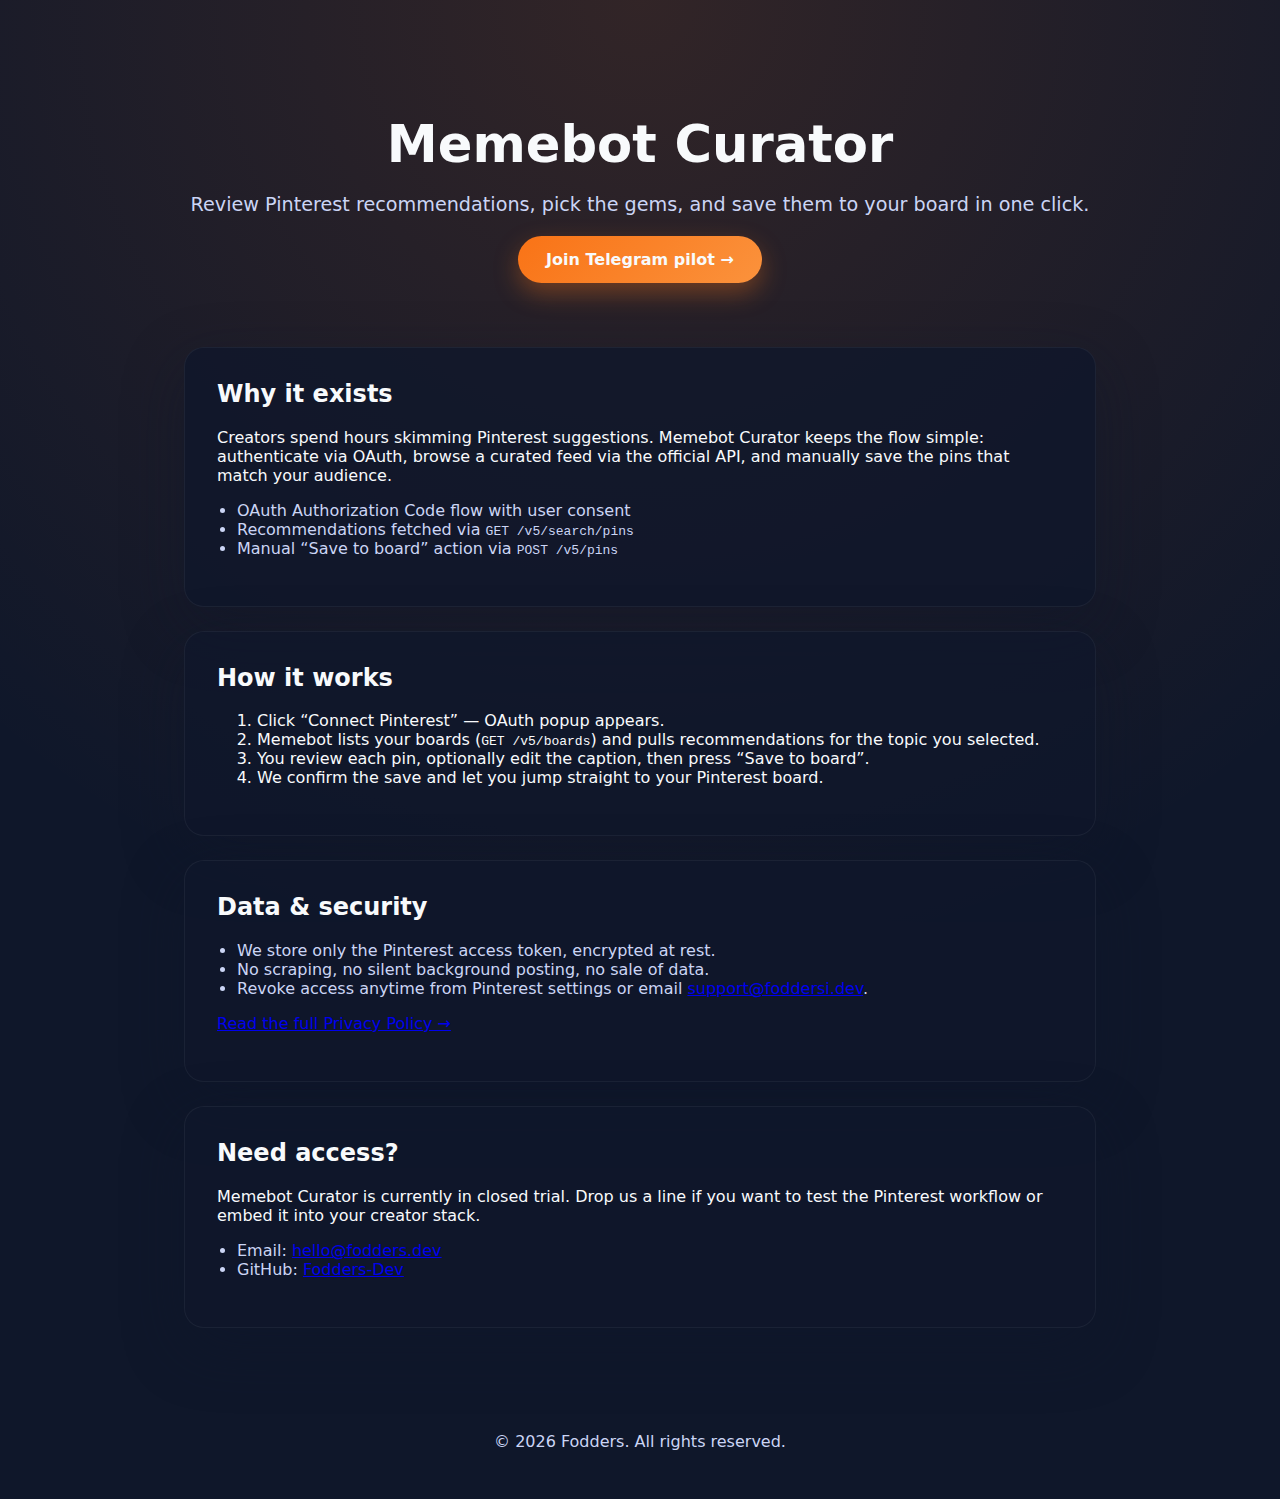
<file: docs/index.html>
<!DOCTYPE html>
<html lang="en">
<head>
  <meta charset="UTF-8" />
  <meta name="viewport" content="width=device-width, initial-scale=1" />
  <title>Memebot Curator</title>
  <link rel="stylesheet" href="styles.css" />
  <meta name="description" content="Memebot lets creators review Pinterest recommendations and save the best pins to their own board." />
</head>
<body>
  <section class="hero">
    <h1>Memebot Curator</h1>
    <p class="lead">Review Pinterest recommendations, pick the gems, and save them to your board in one click.</p>
    <p>
      <a class="cta" href="https://t.me/foddersmemes" target="_blank" rel="noreferrer">Join Telegram pilot →</a>
    </p>
  </section>

  <div class="container">
    <article class="card">
      <h2>Why it exists</h2>
      <p>Creators spend hours skimming Pinterest suggestions. Memebot Curator keeps the flow simple: authenticate via OAuth, browse a curated feed via the official API, and manually save the pins that match your audience.</p>
      <ul>
        <li>OAuth Authorization Code flow with user consent</li>
        <li>Recommendations fetched via <code>GET /v5/search/pins</code></li>
        <li>Manual “Save to board” action via <code>POST /v5/pins</code></li>
      </ul>
    </article>

    <article class="card">
      <h2>How it works</h2>
      <ol>
        <li>Click “Connect Pinterest” — OAuth popup appears.</li>
        <li>Memebot lists your boards (<code>GET /v5/boards</code>) and pulls recommendations for the topic you selected.</li>
        <li>You review each pin, optionally edit the caption, then press “Save to board”.</li>
        <li>We confirm the save and let you jump straight to your Pinterest board.</li>
      </ol>
    </article>

    <article class="card">
      <h2>Data & security</h2>
      <ul>
        <li>We store only the Pinterest access token, encrypted at rest.</li>
        <li>No scraping, no silent background posting, no sale of data.</li>
        <li>Revoke access anytime from Pinterest settings or email <a href="mailto:support@foddersi.dev">support@foddersi.dev</a>.</li>
      </ul>
      <p><a href="privacy.html">Read the full Privacy Policy →</a></p>
    </article>

    <article class="card">
      <h2>Need access?</h2>
      <p>Memebot Curator is currently in closed trial. Drop us a line if you want to test the Pinterest workflow or embed it into your creator stack.</p>
      <ul>
        <li>Email: <a href="mailto:hello@fodders.dev">hello@fodders.dev</a></li>
        <li>GitHub: <a href="https://github.com/Fodders-Dev" target="_blank" rel="noreferrer">Fodders-Dev</a></li>
      </ul>
    </article>
  </div>

  <footer>
    © <span id="year"></span> Fodders. All rights reserved.
  </footer>

  <script>
    document.getElementById('year').textContent = new Date().getFullYear();
  </script>
</body>
</html>
</file>
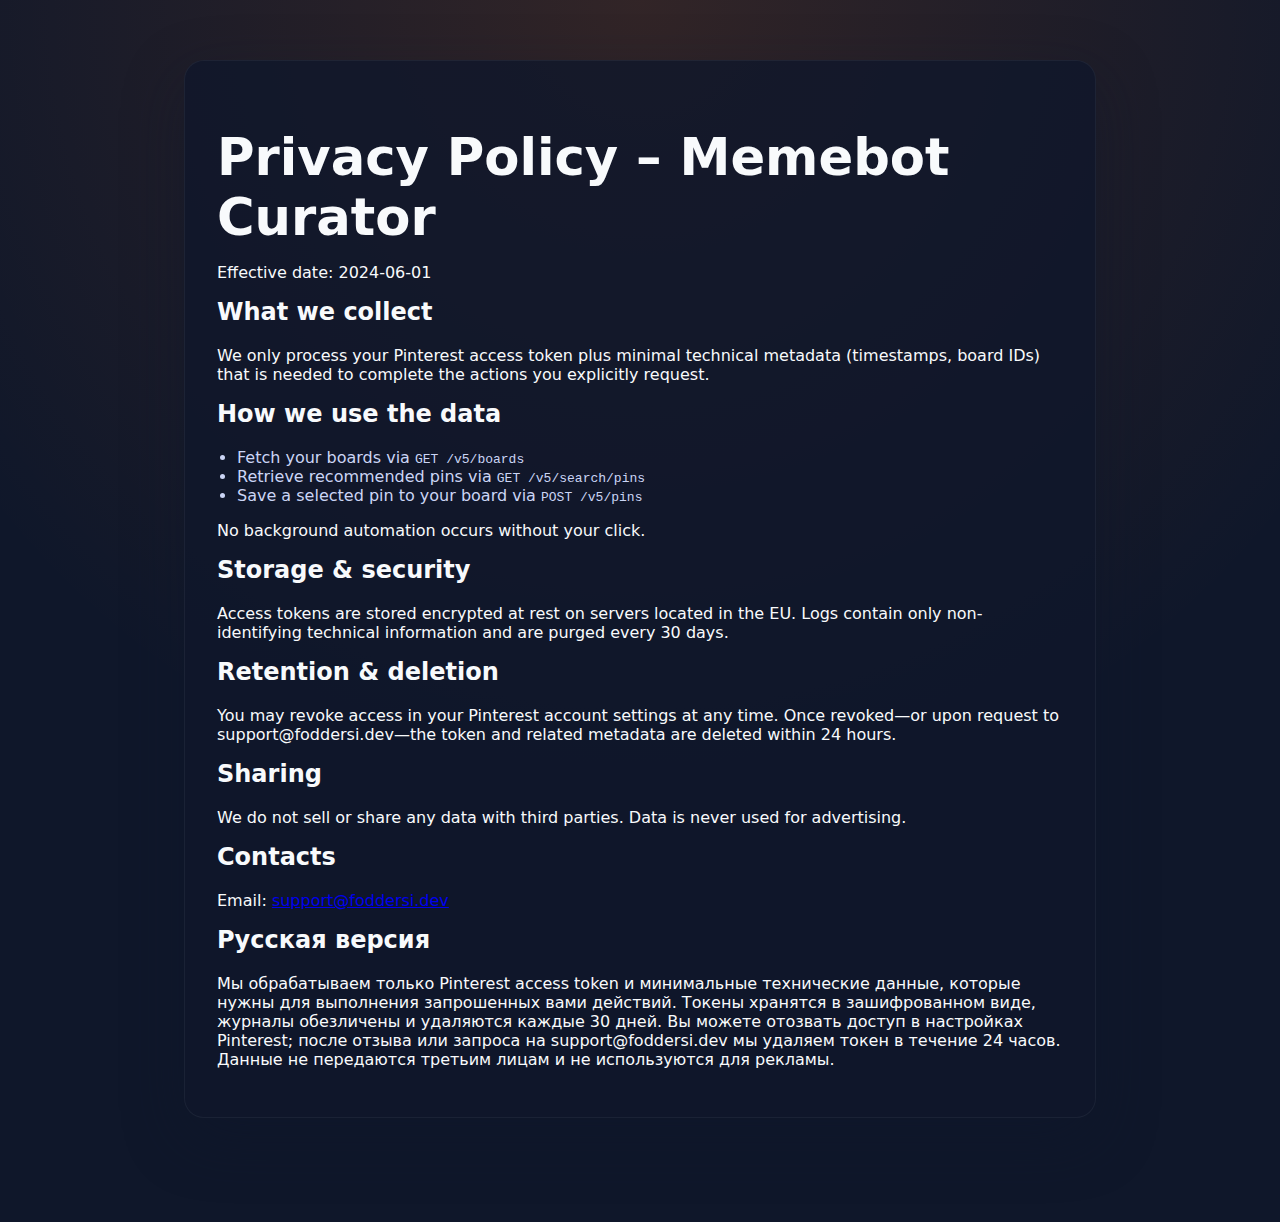
<file: docs/privacy.html>
<!DOCTYPE html>
<html lang="en">
<head>
  <meta charset="UTF-8" />
  <meta name="viewport" content="width=device-width, initial-scale=1" />
  <title>Memebot Privacy Policy</title>
  <link rel="stylesheet" href="styles.css" />
  <meta name="description" content="Privacy Policy for Memebot Curator" />
</head>
<body>
  <div class="container" style="padding-top:60px;">
    <article class="card">
      <h1>Privacy Policy – Memebot Curator</h1>
      <p>Effective date: 2024-06-01</p>

      <h2>What we collect</h2>
      <p>We only process your Pinterest access token plus minimal technical metadata (timestamps, board IDs) that is needed to complete the actions you explicitly request.</p>

      <h2>How we use the data</h2>
      <ul>
        <li>Fetch your boards via <code>GET /v5/boards</code></li>
        <li>Retrieve recommended pins via <code>GET /v5/search/pins</code></li>
        <li>Save a selected pin to your board via <code>POST /v5/pins</code></li>
      </ul>
      <p>No background automation occurs without your click.</p>

      <h2>Storage & security</h2>
      <p>Access tokens are stored encrypted at rest on servers located in the EU. Logs contain only non-identifying technical information and are purged every 30 days.</p>

      <h2>Retention & deletion</h2>
      <p>You may revoke access in your Pinterest account settings at any time. Once revoked—or upon request to support@foddersi.dev—the token and related metadata are deleted within 24 hours.</p>

      <h2>Sharing</h2>
      <p>We do not sell or share any data with third parties. Data is never used for advertising.</p>

      <h2>Contacts</h2>
      <p>Email: <a href="mailto:support@foddersi.dev">support@foddersi.dev</a></p>

      <h2>Русская версия</h2>
      <p>Мы обрабатываем только Pinterest access token и минимальные технические данные, которые нужны для выполнения запрошенных вами действий. Токены хранятся в зашифрованном виде, журналы обезличены и удаляются каждые 30 дней. Вы можете отозвать доступ в настройках Pinterest; после отзыва или запроса на support@foddersi.dev мы удаляем токен в течение 24 часов. Данные не передаются третьим лицам и не используются для рекламы.</p>
    </article>
  </div>
</body>
</html>
</file>
<file: docs/styles.css>
:root {
  --bg: #0f172a;
  --card: rgba(15, 23, 42, 0.8);
  --accent: #f97316;
  --accent-light: #fb923c;
  --text: #f8fafc;
  --muted: #cbd5f5;
  font-family: 'Inter', system-ui, -apple-system, BlinkMacSystemFont, 'Segoe UI', sans-serif;
}
* {
  box-sizing: border-box;
}
body {
  margin: 0;
  min-height: 100vh;
  background: radial-gradient(circle at top, rgba(249, 115, 22, 0.15), transparent 60%), var(--bg);
  color: var(--text);
}
.hero {
  padding: 80px 24px 48px;
  text-align: center;
}
.container {
  max-width: 960px;
  margin: 0 auto;
  padding: 0 24px 80px;
}
h1 {
  font-size: clamp(2rem, 4vw, 3.5rem);
  margin-bottom: 16px;
}
p.lead {
  font-size: 1.2rem;
  color: var(--muted);
}
.card {
  background: var(--card);
  border: 1px solid rgba(248, 250, 252, 0.05);
  border-radius: 20px;
  padding: 32px;
  margin-bottom: 24px;
  box-shadow: 0 20px 60px rgba(15, 23, 42, 0.4);
}
h2 {
  margin-top: 0;
}
ul {
  padding-left: 20px;
  color: var(--muted);
}
a.cta {
  display: inline-flex;
  align-items: center;
  justify-content: center;
  gap: 8px;
  background: linear-gradient(135deg, var(--accent), var(--accent-light));
  color: var(--text);
  text-decoration: none;
  font-weight: 600;
  padding: 14px 28px;
  border-radius: 999px;
  box-shadow: 0 10px 25px rgba(249, 115, 22, 0.35);
  transition: transform 0.2s ease;
}
a.cta:hover {
  transform: translateY(-2px);
}
footer {
  text-align: center;
  color: var(--muted);
  padding-bottom: 48px;
}
@media (max-width: 640px) {
  .card {
    padding: 24px;
  }
}
</file>
